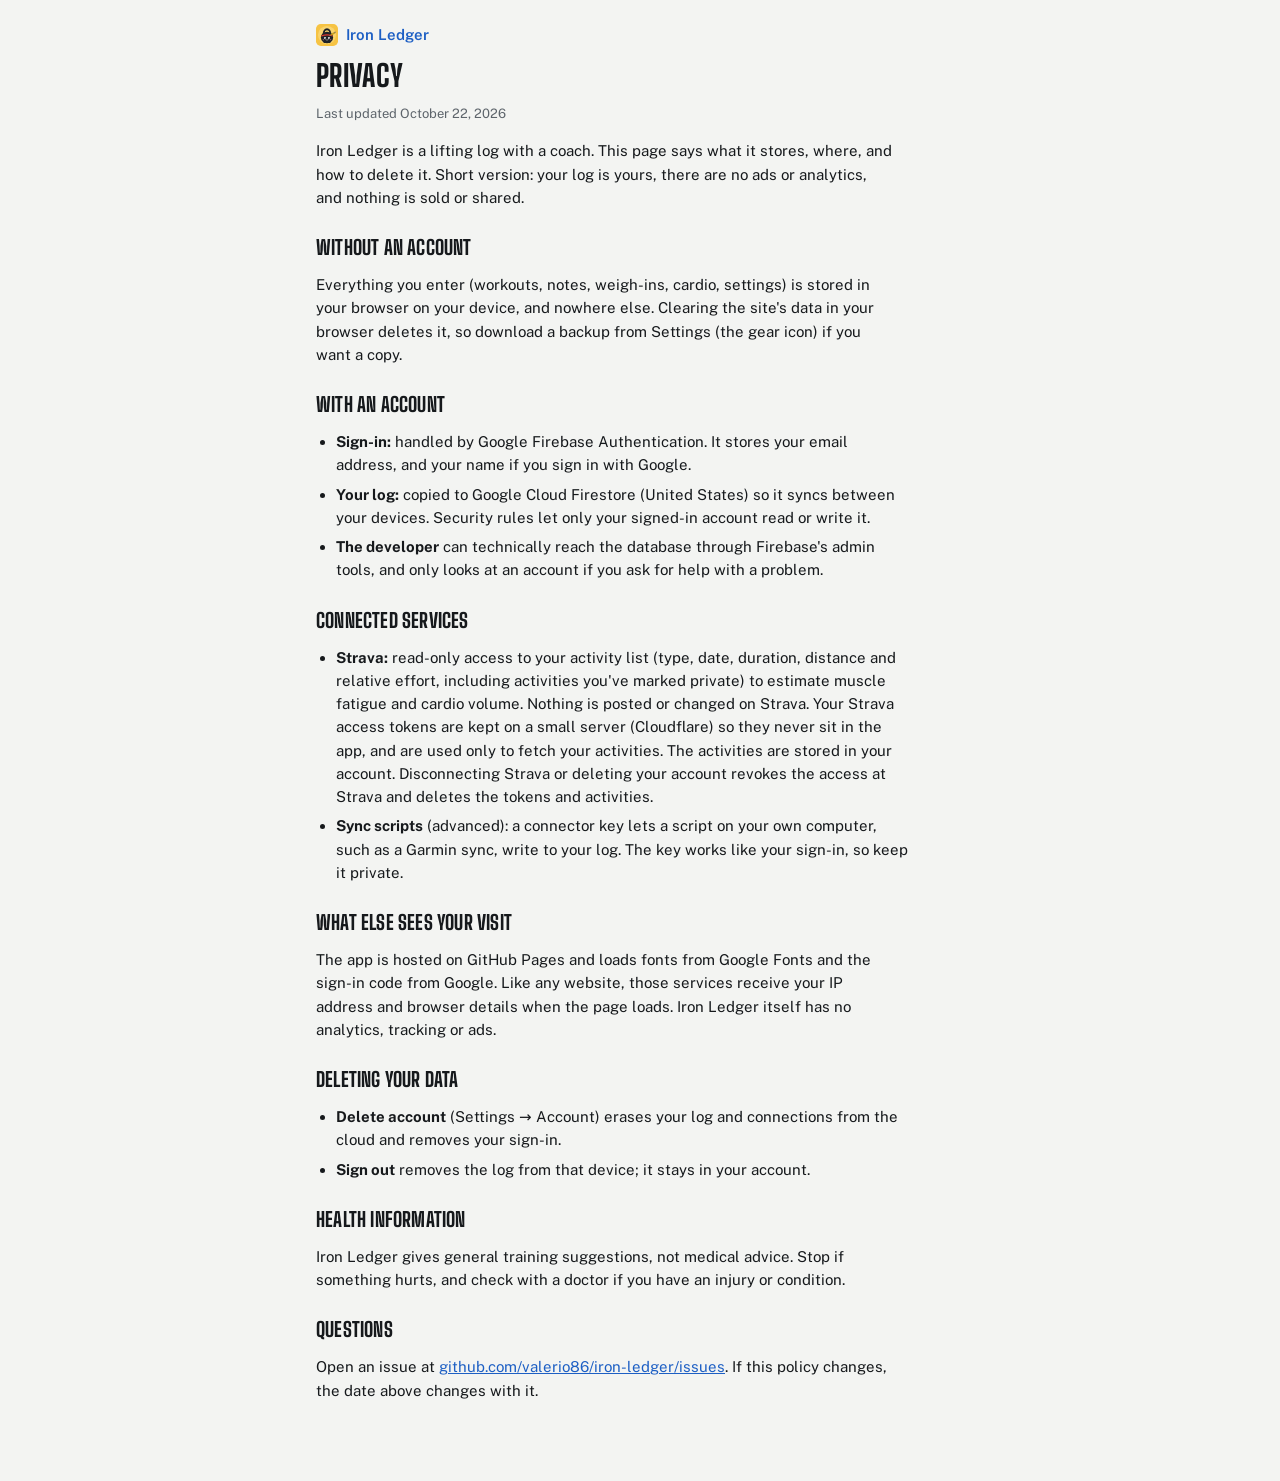
<file: privacy.html>
<!doctype html>
<html lang="en">
<head>
<meta charset="utf-8">
<meta name="viewport" content="width=device-width,initial-scale=1">
<title>Iron Ledger Privacy</title>
<meta name="description" content="What Iron Ledger stores, where, and how to delete it.">
<link rel="icon" href="icons/icon.svg" type="image/svg+xml">
<link rel="preconnect" href="https://fonts.googleapis.com">
<link rel="preconnect" href="https://fonts.gstatic.com" crossorigin>
<link rel="stylesheet" href="https://fonts.googleapis.com/css2?family=Big+Shoulders+Display:wght@600;800&family=Public+Sans:wght@400;500;600;700&family=IBM+Plex+Mono:wght@400;500&display=swap">
<link rel="stylesheet" href="src/styles.css">
<style>
body { margin: 0; }
.doc { max-width: 680px; margin: 0 auto; padding: 24px 16px 64px; }
.doc h1 { margin-top: 8px; }
.doc h2 { margin: 28px 0 8px; font-size: 20px; }
.doc p, .doc li { max-width: 64ch; line-height: 1.55; }
.doc ul { padding-left: 20px; display: grid; gap: 6px; }
.doc a { color: var(--accent); }
.back { display: inline-flex; align-items: center; gap: 8px; text-decoration: none; font-weight: 600; }
</style>
</head>
<body>
<main class="doc">
  <a class="back" href="./"><img src="icons/icon.svg" alt="" width="22" height="22">Iron Ledger</a>
  <h1>Privacy</h1>
  <p class="muted small">Last updated October 22, 2026</p>
  <p>Iron Ledger is a lifting log with a coach. This page says what it stores, where, and how to delete it. Short version: your log is yours, there are no ads or analytics, and nothing is sold or shared.</p>

  <h2>Without an account</h2>
  <p>Everything you enter (workouts, notes, weigh-ins, cardio, settings) is stored in your browser on your device, and nowhere else. Clearing the site's data in your browser deletes it, so download a backup from Settings (the gear icon) if you want a copy.</p>

  <h2>With an account</h2>
  <ul>
    <li><b>Sign-in:</b> handled by Google Firebase Authentication. It stores your email address, and your name if you sign in with Google.</li>
    <li><b>Your log:</b> copied to Google Cloud Firestore (United States) so it syncs between your devices. Security rules let only your signed-in account read or write it.</li>
    <li><b>The developer</b> can technically reach the database through Firebase's admin tools, and only looks at an account if you ask for help with a problem.</li>
  </ul>

  <h2>Connected services</h2>
  <ul>
    <li><b>Strava:</b> read-only access to your activity list (type, date, duration, distance and relative effort, including activities you've marked private) to estimate muscle fatigue and cardio volume. Nothing is posted or changed on Strava. Your Strava access tokens are kept on a small server (Cloudflare) so they never sit in the app, and are used only to fetch your activities. The activities are stored in your account. Disconnecting Strava or deleting your account revokes the access at Strava and deletes the tokens and activities.</li>
    <li><b>Sync scripts</b> (advanced): a connector key lets a script on your own computer, such as a Garmin sync, write to your log. The key works like your sign-in, so keep it private.</li>
  </ul>

  <h2>What else sees your visit</h2>
  <p>The app is hosted on GitHub Pages and loads fonts from Google Fonts and the sign-in code from Google. Like any website, those services receive your IP address and browser details when the page loads. Iron Ledger itself has no analytics, tracking or ads.</p>

  <h2>Deleting your data</h2>
  <ul>
    <li><b>Delete account</b> (Settings → Account) erases your log and connections from the cloud and removes your sign-in.</li>
    <li><b>Sign out</b> removes the log from that device; it stays in your account.</li>
  </ul>

  <h2>Health information</h2>
  <p>Iron Ledger gives general training suggestions, not medical advice. Stop if something hurts, and check with a doctor if you have an injury or condition.</p>

  <h2>Questions</h2>
  <p>Open an issue at <a href="https://github.com/valerio86/iron-ledger/issues">github.com/valerio86/iron-ledger/issues</a>. If this policy changes, the date above changes with it.</p>
</main>
</body>
</html>
</file>
<file: src/styles.css>
/* Layout: one phone-first column (max ~720px), sticky tab bar, cards only for the coach and logged exercises. */
:root {
  --bg: #f3f4f2;
  --surface: #ffffff;
  --sunk: #e7e9e6;
  --fg: #16191c;
  --muted: #5d646b;
  --line: #d5d9d6;
  --accent: #1d5fc4;       /* competition-plate blue */
  --accent-ink: #ffffff;
  --accent-soft: #dce7f8;
  --good: #1f7a46;  --good-soft: #dcefe3;
  --warn: #9a6400;  --warn-soft: #f6ead0;
  --bad:  #b3261e;  --bad-soft: #f7dcda;
  --font-display: "Big Shoulders Display", "Arial Narrow", Impact, sans-serif;
  --font-body: "Public Sans", system-ui, -apple-system, "Segoe UI", sans-serif;
  --font-data: "IBM Plex Mono", ui-monospace, Menlo, monospace;
  --r: 10px;
  /* Strength levels, beginner → elite: one-hue ordinal ramp (validated: monotone, ΔL ≥ .06, light end 2.1:1 on surface) */
  --lv0: #c3c8cc; --lv1: #86b6ef; --lv2: #5598e7; --lv3: #2a78d6; --lv4: #1c5cab; --lv5: #104281;
}
@media (prefers-color-scheme: dark) {
  :root:not([data-theme="light"]) {
    --bg: #111416; --surface: #1a1e21; --sunk: #23282c; --fg: #e9ecee; --muted: #9aa3aa; --line: #2e353a;
    --accent: #6fa3f2; --accent-ink: #0b1626; --accent-soft: #1c2c45;
    --good: #5cc98b; --good-soft: #17301f; --warn: #e2b04f; --warn-soft: #34290f; --bad: #f08a80; --bad-soft: #3a1a17;
    --lv0: #3f464b; --lv1: #184f95; --lv2: #256abf; --lv3: #3987e5; --lv4: #6da7ec; --lv5: #9ec5f4;
    color-scheme: dark;
  }
}
:root[data-theme="dark"] {
  --bg: #111416; --surface: #1a1e21; --sunk: #23282c; --fg: #e9ecee; --muted: #9aa3aa; --line: #2e353a;
  --accent: #6fa3f2; --accent-ink: #0b1626; --accent-soft: #1c2c45;
  --good: #5cc98b; --good-soft: #17301f; --warn: #e2b04f; --warn-soft: #34290f; --bad: #f08a80; --bad-soft: #3a1a17;
  --lv0: #3f464b; --lv1: #184f95; --lv2: #256abf; --lv3: #3987e5; --lv4: #6da7ec; --lv5: #9ec5f4;
  color-scheme: dark;
}
* { box-sizing: border-box; }
body { background: var(--bg); color: var(--fg); font-family: var(--font-body); font-size: 15px; line-height: 1.45; }
.wrap { max-width: 720px; margin: 0 auto; padding-inline: 16px; padding-block: 0 96px; }
h1, h2, h3 { font-family: var(--font-display); font-weight: 800; letter-spacing: .01em; text-wrap: balance; margin: 0; line-height: 1.05; }
h1 { font-size: 30px; text-transform: uppercase; }
h2 { font-size: 22px; text-transform: uppercase; }
h3 { font-size: 17px; text-transform: uppercase; }
.num, .mono { font-family: var(--font-data); font-variant-numeric: tabular-nums; }
.muted { color: var(--muted); }
.small { font-size: 13px; }
.label { font-size: 11px; text-transform: uppercase; letter-spacing: .08em; color: var(--muted); font-weight: 600; }
button, input, select { font: inherit; color: inherit; }
button { cursor: pointer; }
:focus-visible { outline: 2px solid var(--accent); outline-offset: 2px; }

/* Header */
header.top { display: flex; align-items: center; justify-content: space-between; gap: 12px; padding-block: 18px 10px; }
.brand { display: flex; align-items: baseline; gap: 10px; }
.brand .mark { align-self: center; flex: none; border-radius: 7px; }
.brand .plate { width: 22px; height: 22px; border-radius: 50%; background: var(--accent); box-shadow: inset 0 0 0 5px var(--accent), inset 0 0 0 7px var(--surface); align-self: center; flex: none; }
.unit-toggle { display: inline-flex; border: 1px solid var(--line); border-radius: 999px; overflow: hidden; }
.unit-toggle button { border: 0; background: transparent; padding: 4px 12px; font-family: var(--font-data); font-size: 13px; }
.unit-toggle button[aria-pressed="true"] { background: var(--fg); color: var(--bg); }

/* Tabs (bottom bar) */
nav.tabs { position: fixed; left: 0; right: 0; bottom: 0; z-index: 10; background: var(--surface); border-top: 1px solid var(--line); display: flex; justify-content: center; padding-bottom: env(safe-area-inset-bottom, 0px); }
nav.tabs .in { display: flex; width: 100%; max-width: 720px; }
nav.tabs button { flex: 1; border: 0; background: transparent; padding: 12px 4px 14px; font-family: var(--font-display); font-weight: 800; text-transform: uppercase; font-size: 16px; letter-spacing: .04em; color: var(--muted); border-top: 3px solid transparent; }
nav.tabs button[aria-selected="true"] { color: var(--fg); border-top-color: var(--accent); }

.banner { background: var(--warn-soft); color: var(--fg); border-radius: var(--r); padding: 10px 12px; font-size: 13px; margin-block: 4px 12px; }
.banner b { color: var(--warn); }

/* Day nav */
.daynav { display: flex; align-items: center; gap: 8px; margin-block: 6px 14px; }
.daynav .d { flex: 1; min-width: 0; }
.daynav .d .big { font-family: var(--font-display); font-weight: 800; font-size: 26px; text-transform: uppercase; }
.week { display: flex; align-items: stretch; gap: 2px; margin-bottom: 12px; }
.wa { width: 24px; flex: none; border: 0; background: transparent; color: var(--muted); font-size: 20px; padding: 0; }
.wds { flex: 1; min-width: 0; display: grid; grid-template-columns: repeat(7, 1fr); gap: 3px; }
.wd { display: grid; justify-items: center; gap: 2px; padding: 5px 0; border: 1px solid transparent; border-radius: 8px; background: transparent; color: var(--muted); min-width: 0; }
.wd.now { background: var(--sunk); color: var(--fg); }
.wd.sel { border-color: var(--accent); background: var(--accent-soft); color: var(--fg); }
.wl { font-size: 11px; font-weight: 600; }
.wn { font-size: 12px; }
.wdi { height: 24px; display: flex; flex-direction: column; align-items: center; justify-content: center; }
.wdi svg { width: 22px; height: 22px; fill: none; stroke: currentColor; stroke-width: 2; stroke-linecap: round; stroke-linejoin: round; }
.wdi.n2 svg { width: 13px; height: 12px; stroke-width: 2.6; }
.wdi svg.done.lift { stroke: var(--accent); stroke-width: 3.2; }
.wdi svg.done.cardio { stroke: var(--good); stroke-width: 3; }
.wdi.n2 svg.done { stroke-width: 3.6; }
.wdi svg.plan:not(.rest) { stroke-dasharray: 2.5 3; }
.wdi svg.rest { opacity: .45; width: 15px; height: 15px; }
.bm { display: grid; gap: 8px; border-top: 1px solid var(--line); padding-top: 10px; }
.bm svg { display: block; width: 100%; max-width: 300px; margin-inline: auto; }
.bm .legend { justify-content: center; }
.bmn { fill: var(--sunk); }
.bmr { stroke-width: .7; cursor: pointer; }
.bmr.fresh { fill: var(--good-soft); stroke: var(--good); }
.bmr.rec { fill: var(--warn-soft); stroke: var(--warn); stroke-width: 1.1; }
.bmr.fat { stroke: var(--bad); stroke-width: 1.1; }
.bmr.on { stroke: var(--fg); stroke-width: 1.8; }
.hb { fill: var(--bad-soft); } .hl { fill: var(--bad); }
.bmj { cursor: pointer; stroke-width: 1.4; }
.bmj.over { fill: var(--bad); stroke: var(--surface); }
.bmj.warnj { fill: var(--surface); stroke: var(--warn); stroke-width: 1.8; }
.bmt { fill: var(--muted); font-size: 8px; font-weight: 600; font-family: var(--font-body); }
.bs { display: inline-block; width: 11px; height: 11px; border-radius: 3px; margin-right: 5px; vertical-align: -1px; border: 1px solid; }
.bs.fresh { background: var(--good-soft); border-color: var(--good); }
.bs.rec { background: var(--warn-soft); border-color: var(--warn); }
.bs.fat { border-color: var(--bad); background: repeating-linear-gradient(45deg, var(--bad) 0 2px, var(--bad-soft) 2px 4px); }
.jchip { padding: 3px 10px; font-size: 12px; color: var(--warn); }
.jchip.over { color: var(--bad); }
.jchip .num { font-weight: 700; }
.iconbtn { width: 40px; height: 40px; border-radius: 50%; border: 1px solid var(--line); background: var(--surface); font-size: 18px; display: grid; place-items: center; flex: none; }
.pill { display: inline-flex; align-items: center; gap: 6px; border-radius: 999px; padding: 2px 10px; font-size: 12px; font-weight: 600; }
.pill.good { background: var(--good-soft); color: var(--good); }
.pill.warn { background: var(--warn-soft); color: var(--warn); }
.pill.bad { background: var(--bad-soft); color: var(--bad); }
.pill.neutral { background: var(--sunk); color: var(--muted); }

/* Coach */
.coach { background: var(--surface); border: 1px solid var(--line); border-radius: var(--r); padding: 14px; display: grid; gap: 10px; margin-bottom: 16px; }
.coach .head { display: flex; justify-content: space-between; align-items: baseline; gap: 8px; }
.msgs { display: grid; gap: 8px; }
.msg { display: grid; grid-template-columns: 22px 1fr; gap: 8px; align-items: start; font-size: 14px; }
.msg .ic { width: 22px; height: 22px; border-radius: 6px; display: grid; place-items: center; font-size: 12px; font-weight: 800; font-family: var(--font-data); }
.msg.bad .ic { background: var(--bad-soft); color: var(--bad); }
.msg.warn .ic { background: var(--warn-soft); color: var(--warn); }
.msg.good .ic { background: var(--good-soft); color: var(--good); }
.msg.info .ic { background: var(--accent-soft); color: var(--accent); }
.msg b { font-weight: 700; }
.notecard { display: grid; gap: 6px; margin-bottom: 12px; }
.notecard textarea { width: 100%; border: 1px solid var(--line); border-radius: 8px; padding: 8px 10px; background: var(--surface); resize: vertical; font-size: 15px; line-height: 1.4; }
.issues { display: flex; flex-wrap: wrap; gap: 6px; }
.issues .pill { gap: 4px; padding-right: 4px; }
.chipx { border: 0; background: transparent; color: inherit; font-size: 13px; font-weight: 700; padding: 0 4px; border-radius: 999px; }
.chipx.ok { font-size: 11px; background: var(--good-soft); color: var(--good); padding: 1px 6px; }
.swaps { display: flex; flex-wrap: wrap; align-items: center; gap: 6px; margin-top: 6px; }
.swaps .chipbtn { padding: 3px 10px; font-size: 12px; background: var(--surface); }
.today-plan { border-top: 1px solid var(--line); border-bottom: 1px solid var(--line); padding-block: 10px; display: grid; gap: 4px; }
.today-plan .label { display: flex; align-items: center; gap: 8px; }
.today-plan .pt { font-family: var(--font-display); font-weight: 800; font-size: 24px; text-transform: uppercase; line-height: 1.1; }
.today-plan .why { margin: 2px 0 4px; padding-left: 18px; font-size: 13px; color: var(--muted); }
.today-plan .suggest { margin-top: 4px; }
.adapt { background: var(--accent-soft); border-radius: 8px; padding: 8px 10px; }
.adapt ul { margin: 4px 0 0; padding-left: 18px; font-size: 13px; display: grid; gap: 2px; }
.eqmax { display: flex; justify-content: space-between; align-items: center; gap: 10px; font-size: 14px; padding: 6px 0; border-bottom: 1px solid var(--line); }
.ahead { display: grid; gap: 4px; margin-top: 8px; padding-top: 8px; border-top: 1px dashed var(--line); }
.ahead .ad { display: flex; align-items: center; gap: 8px; font-size: 13px; min-width: 0; }
.ahead .ad b { width: 32px; flex: none; }
.ahead .ad span:last-child { overflow: hidden; text-overflow: ellipsis; white-space: nowrap; color: var(--muted); }
.suggest { display: flex; flex-wrap: wrap; gap: 6px; }
.chipbtn { border: 1px solid var(--line); background: var(--bg); border-radius: 999px; padding: 6px 12px; font-size: 13px; font-weight: 600; }
.chipbtn:hover { border-color: var(--accent); }
.chipbtn.primary { background: var(--accent); color: var(--accent-ink); border-color: var(--accent); }

/* Readiness grid */
.ready { display: grid; grid-template-columns: repeat(auto-fill, minmax(104px, 1fr)); gap: 4px; }
.ready .m { border-radius: 6px; padding: 5px 8px; font-size: 12px; display: flex; justify-content: space-between; gap: 4px; background: var(--sunk); }
.ready .m span:last-child { font-family: var(--font-data); }
.ready .m.fresh { background: var(--good-soft); color: var(--good); }
.ready .m.rec { background: var(--warn-soft); color: var(--warn); }
.ready .m.fat { background: var(--bad-soft); color: var(--bad); }
details.fold > summary { cursor: pointer; list-style: none; font-size: 13px; color: var(--muted); font-weight: 600; }
details.fold > summary::-webkit-details-marker { display: none; }
details.fold > summary::before { content: "▸ "; }
details.fold[open] > summary::before { content: "▾ "; }

/* Entries */
.entries { display: grid; gap: 10px; }
.entry { background: var(--surface); border: 1px solid var(--line); border-radius: var(--r); padding: 12px; display: grid; gap: 10px; }
.entry.complete { border-color: var(--good); }
.entry .eh { display: flex; justify-content: space-between; align-items: start; gap: 8px; }
.entry .eh .nm { font-weight: 700; font-size: 16px; }
.entry .eh .sub { font-size: 12px; color: var(--muted); }
.entry .x { border: 0; background: transparent; color: var(--muted); font-size: 18px; line-height: 1; padding: 4px; }
.setrow { display: grid; grid-template-columns: 28px 1fr 1fr 44px; gap: 8px; align-items: center; }
.setrow .idx { font-family: var(--font-data); color: var(--muted); font-size: 13px; text-align: center; }
.stepper { display: flex; align-items: center; border: 1px solid var(--line); border-radius: 8px; overflow: hidden; background: var(--bg); min-width: 0; }
.stepper button { border: 0; background: transparent; width: 32px; height: 38px; font-size: 18px; color: var(--muted); flex: none; }
.stepper input { border: 0; background: transparent; width: 100%; min-width: 0; text-align: center; font-family: var(--font-data); font-size: 15px; padding: 0; height: 38px; }
.stepper .u { font-size: 11px; color: var(--muted); padding-right: 6px; font-family: var(--font-data); }
.check { width: 44px; height: 38px; border-radius: 8px; border: 2px solid var(--line); background: transparent; font-size: 18px; color: transparent; }
.check[aria-pressed="true"] { background: var(--good); border-color: var(--good); color: var(--surface); }
.entry .foot { display: flex; flex-wrap: wrap; align-items: center; justify-content: space-between; gap: 8px; }
.effort { display: inline-flex; border: 1px solid var(--line); border-radius: 8px; overflow: hidden; }
.effort button { border: 0; background: transparent; padding: 6px 10px; font-size: 12px; font-weight: 600; color: var(--muted); }
.effort button[aria-pressed="true"] { background: var(--fg); color: var(--bg); }
.linkbtn { border: 0; background: transparent; color: var(--accent); font-weight: 600; font-size: 13px; padding: 4px 0; }
.hint { font-size: 12px; border-radius: 6px; padding: 6px 8px; }
.hint.warn { background: var(--warn-soft); color: var(--warn); }
.hint.bad { background: var(--bad-soft); color: var(--bad); }
.hint.info { background: var(--accent-soft); color: var(--accent); }

.actions { display: flex; flex-wrap: wrap; gap: 8px; margin-top: 14px; }
.btn { border: 1px solid var(--line); background: var(--surface); border-radius: 8px; padding: 10px 14px; font-weight: 600; }
.btn.primary { background: var(--accent); border-color: var(--accent); color: var(--accent-ink); }
.btn.ghost { background: transparent; }
.btn:disabled { opacity: .5; cursor: default; }

.empty { border: 1.5px dashed var(--line); border-radius: var(--r); padding: 20px 16px; text-align: center; color: var(--muted); display: grid; gap: 8px; justify-items: center; }

/* Sheet */
.sheet-bg { position: fixed; inset: 0; background: rgb(0 0 0 / .4); z-index: 20; display: flex; align-items: flex-end; justify-content: center; }
.sheet { background: var(--surface); width: 100%; max-width: 720px; max-height: 86%; border-radius: 16px 16px 0 0; display: flex; flex-direction: column; padding-bottom: env(safe-area-inset-bottom, 0px); }
.sheet .sh { padding: 14px 16px 8px; display: grid; gap: 10px; border-bottom: 1px solid var(--line); }
.sheet .sb { overflow-y: auto; padding: 8px 16px 16px; }
.search { width: 100%; border: 1px solid var(--line); border-radius: 8px; padding: 10px 12px; background: var(--bg); }
.exrow { display: flex; justify-content: space-between; align-items: center; gap: 8px; padding: 10px 0; border-bottom: 1px solid var(--line); width: 100%; background: transparent; border-inline: 0; border-top: 0; text-align: left; }
.exrow .l { min-width: 0; }
.exrow .l div:first-child { font-weight: 600; }
.grouphdr { margin-top: 12px; }
.help { width: 22px; height: 22px; border-radius: 50%; border: 1.5px solid var(--accent); background: transparent; color: var(--accent); font-size: 12px; font-weight: 700; line-height: 1; padding: 0; display: inline-grid; place-items: center; vertical-align: 2px; flex: none; font-family: var(--font-body); }
.help:hover { background: var(--accent); color: var(--accent-ink); }
.exline { display: flex; align-items: center; gap: 10px; border-bottom: 1px solid var(--line); }
.exline .exrow { border-bottom: 0; flex: 1; min-width: 0; }
.routine-items { display: flex; flex-wrap: wrap; gap: 4px 12px; margin-top: 2px; }
.routine-items span { display: inline-flex; align-items: center; gap: 4px; }
.routine-items .help { width: 18px; height: 18px; font-size: 11px; }
#help .sheet-bg { z-index: 25; }
.sheet.guide h3 { margin: 14px 0 6px; font-size: 15px; color: var(--accent); }
.sheet.guide ul { margin: 0; padding-left: 20px; display: grid; gap: 4px; font-size: 14px; line-height: 1.5; max-width: 62ch; }
.sheet.guide ul.steps { list-style: decimal; }
.sheet.guide ul.mistakes li::marker { content: "✕  "; color: var(--bad); }
.sheet.guide ul.cues li::marker { content: "✓  "; color: var(--good); }
@media (min-width: 900px) { #help .sheet-bg { justify-content: flex-end; align-items: stretch; } #help .sheet { max-width: 440px; max-height: none; height: 100%; border-radius: 0; border-left: 1px solid var(--line); } }

/* Progress */
section.block { display: grid; gap: 10px; margin-block: 18px 26px; }
.statrow { display: grid; grid-template-columns: repeat(3, 1fr); gap: 8px; }
.stat { background: var(--surface); border: 1px solid var(--line); border-radius: var(--r); padding: 10px; min-width: 0; }
.stat .v { font-family: var(--font-data); font-size: 20px; font-weight: 500; }
.chart { background: var(--surface); border: 1px solid var(--line); border-radius: var(--r); padding: 8px; position: relative; }
.chart svg { display: block; width: 100%; height: auto; }
.chart text { fill: var(--muted); font-family: var(--font-data); font-size: 10px; }
.tip { position: absolute; pointer-events: none; background: var(--fg); color: var(--bg); font-size: 12px; border-radius: 6px; padding: 4px 8px; white-space: nowrap; font-family: var(--font-data); transform: translate(-50%, -110%); }
select.sel { border: 1px solid var(--line); border-radius: 8px; padding: 8px 10px; background: var(--surface); width: 100%; }
.bars { display: grid; gap: 6px; }
.bar { display: grid; grid-template-columns: 96px 1fr 44px; gap: 8px; align-items: center; font-size: 13px; }
.bar .track { position: relative; height: 14px; background: var(--sunk); border-radius: 4px; overflow: hidden; }
.bar .inrange, .mw .n.inrange { color: var(--good); font-weight: 600; }
.bar .band { position: absolute; top: 0; bottom: 0; background: var(--good-soft); border-inline: 1px dashed var(--good); }
.bar .fill { position: absolute; left: 0; top: 3px; bottom: 3px; background: var(--accent); border-radius: 0 3px 3px 0; }
.bar .fill.over { background: var(--bad); }
.bar .cfill { position: absolute; top: 3px; bottom: 3px; border-left: 2px solid var(--sunk); border-radius: 0 3px 3px 0;
  background: repeating-linear-gradient(135deg, var(--accent) 0 2px, var(--accent-soft) 2px 5px); }
.bar { grid-template-columns: 96px 1fr 64px; }
.bar .usual { position: absolute; top: -2px; bottom: -2px; width: 2px; margin-left: -1px; background: var(--fg); opacity: .6; border-radius: 1px; }
.bar .fill.warnf { background: var(--warn); }
.hot { color: var(--bad); font-weight: 700; }
.bar .v.hot { color: var(--bad); }
.sw.usual { width: 2px; height: 12px; background: var(--fg); opacity: .6; }
.bar .track { overflow: visible; }
.bar .cv { color: var(--muted); font-size: 11px; margin-left: 3px; }
.legend { display: flex; flex-wrap: wrap; gap: 6px 16px; color: var(--muted); }
.legend span { display: inline-flex; align-items: center; gap: 6px; }
.sw { display: inline-block; width: 14px; height: 8px; border-radius: 2px; }
.sw.lift { background: var(--accent); }
.sw.cardio { background: repeating-linear-gradient(135deg, var(--accent) 0 2px, var(--accent-soft) 2px 5px); }
.bar .v { font-family: var(--font-data); text-align: right; }
table.vt { border-collapse: collapse; width: 100%; font-size: 13px; }
table.vt th { text-align: right; font-size: 11px; text-transform: uppercase; letter-spacing: .06em; color: var(--muted); font-weight: 600; padding: 4px 6px; border-bottom: 1px solid var(--line); }
table.vt td { text-align: right; padding: 6px; border-bottom: 1px solid var(--line); font-family: var(--font-data); font-variant-numeric: tabular-nums; }
table.vt th:first-child, table.vt td:first-child { text-align: left; font-family: var(--font-body); }
.hist { display: grid; }
.hist button { display: flex; justify-content: space-between; gap: 10px; padding: 10px 0; border: 0; border-bottom: 1px solid var(--line); background: transparent; text-align: left; width: 100%; }
.hist button .l { min-width: 0; }
.seg { display: flex; border: 1px solid var(--line); border-radius: 999px; overflow: hidden; margin-top: 8px; background: var(--surface); }
.seg button { flex: 1; border: 0; background: transparent; padding: 8px 4px; font-family: var(--font-display); font-weight: 800; text-transform: uppercase; font-size: 15px; letter-spacing: .04em; color: var(--muted); }
.seg button[aria-pressed="true"] { background: var(--fg); color: var(--bg); }
.mw { display: grid; grid-template-columns: 88px repeat(8, minmax(0, 1fr)); gap: 3px; align-items: center; font-size: 12px; }
.mw .n { white-space: nowrap; overflow: hidden; text-overflow: ellipsis; }
.mw .h { font-family: var(--font-data); font-size: 10px; color: var(--muted); text-align: center; white-space: nowrap; }
.mw .c { font-family: var(--font-data); font-variant-numeric: tabular-nums; text-align: center; border-radius: 4px; padding: 3px 0; background: var(--sunk); color: var(--muted); }
.mw .c.ok { background: var(--good-soft); color: var(--good); }
.mw .c.lo { background: var(--warn-soft); color: var(--warn); }
.mw .c.hi { background: var(--bad-soft); color: var(--bad); font-weight: 600; }
.mw .c.na { background: transparent; }
.sw.ok { background: var(--good-soft); box-shadow: inset 0 0 0 1px var(--good); }
.sw.lo { background: var(--warn-soft); box-shadow: inset 0 0 0 1px var(--warn); }
.sw.hi { background: var(--bad-soft); box-shadow: inset 0 0 0 1px var(--bad); }
/* Deload weeks: targets and marks */
.bar .band.ghost { background: transparent; border-color: var(--muted); opacity: .45; }
.bar .fill.dlok { background: var(--good); }
.bar .dlt { position: absolute; top: -3px; bottom: -3px; width: 0; margin-left: -1px; border-left: 2px dashed var(--good); }
.sw.dlt { width: 0; height: 12px; border-left: 2px dashed var(--good); border-radius: 0; }
.mw .h.dl { color: var(--fg); font-weight: 600; }
.mw .c.dl { outline: 1px dashed var(--muted); outline-offset: -1px; }
.sw.dlw { background: color-mix(in srgb, var(--muted) 14%, transparent); outline: 1px dashed var(--muted); outline-offset: -1px; }
.chart .dlband { fill: var(--muted); opacity: .12; }
.chart circle.ghost { fill: var(--surface); stroke: var(--muted); stroke-width: 1.5; }
.chart circle.ghost.over { stroke: var(--warn); stroke-width: 2; }
.chart line.cap { stroke: var(--fg); stroke-width: 2; stroke-dasharray: 3 2; opacity: .65; }
.chart line.ref { stroke: var(--accent); stroke-width: 1.5; stroke-dasharray: 5 4; }
.chart text.reft { fill: var(--accent); font-size: 10px; }
.chart .dlbar { fill-opacity: .45; stroke: var(--accent); stroke-dasharray: 3 2; }
.sw.ghost { width: 8px; height: 8px; border-radius: 50%; background: var(--surface); box-shadow: inset 0 0 0 1.5px var(--muted); }
.sw.ref { width: 14px; height: 0; border-top: 2px dashed var(--accent); border-radius: 0; }
.sw.cap { width: 14px; height: 0; border-top: 2px dashed var(--fg); opacity: .65; border-radius: 0; }
/* Exercise ↔ muscle map */
.bp { position: relative; display: grid; grid-template-columns: minmax(0, 1.3fr) 48px minmax(0, 1fr); align-items: start; }
.bp svg.links { position: absolute; inset: 0; width: 100%; height: 100%; pointer-events: none; overflow: visible; }
.bp .col { display: grid; gap: 3px; position: relative; z-index: 1; min-width: 0; }
.bp .col.exs { grid-column: 1; }
.bp .col.mus { grid-column: 3; position: sticky; top: 8px; }
.bp .node { border: 1px solid var(--line); background: var(--surface); border-radius: 6px; padding: 4px 8px; font-size: 12px; text-align: left; display: flex; justify-content: space-between; align-items: center; gap: 6px; min-width: 0; }
.bp .node span:first-child { overflow: hidden; text-overflow: ellipsis; white-space: nowrap; }
.bp .node .k { font-family: var(--font-data); color: var(--muted); font-size: 11px; }
.bp .node.on { border-color: var(--accent); background: var(--accent-soft); color: var(--accent); font-weight: 600; }
.bp .node.lit { border-color: var(--accent); }
.bp .node.dim { opacity: .4; }
.bp .exn { display: flex; align-items: center; gap: 4px; min-width: 0; }
.bp .exn .node { flex: 1; }
.bp .exn .help { width: 18px; height: 18px; font-size: 11px; }
.bp .node .used { width: 6px; height: 6px; border-radius: 50%; background: var(--good); flex: none; }
.bp .glbl { font-size: 10px; text-transform: uppercase; letter-spacing: .08em; color: var(--muted); font-weight: 600; margin-top: 6px; }
.bpd { background: var(--surface); border: 1px solid var(--line); border-radius: var(--r); padding: 10px 12px; display: grid; gap: 6px; }
.bpd .eh { display: flex; align-items: center; gap: 8px; }
.bpd .eh b { flex: 1; min-width: 0; }
.bpd .x { border: 0; background: transparent; color: var(--muted); font-size: 18px; line-height: 1; padding: 4px; }

/* Library */
.list { display: grid; }
.list .row { display: flex; justify-content: space-between; align-items: center; gap: 10px; padding: 10px 0; border-bottom: 1px solid var(--line); }
.list .row .l { min-width: 0; }
form.custom { display: grid; gap: 10px; background: var(--surface); border: 1px solid var(--line); border-radius: var(--r); padding: 14px; }
form.custom input[type=text], form.custom select { width: 100%; border: 1px solid var(--line); border-radius: 8px; padding: 8px 10px; background: var(--bg); }
.mgrid { display: flex; flex-wrap: wrap; gap: 6px; }
.mgrid button { border: 1px solid var(--line); background: var(--bg); border-radius: 999px; padding: 4px 10px; font-size: 12px; }
.mgrid button[data-w="1"] { background: var(--accent); color: var(--accent-ink); border-color: var(--accent); }
.mgrid button[data-w="0.5"] { background: var(--accent-soft); color: var(--accent); border-color: var(--accent); }
.toast { position: fixed; left: 50%; bottom: calc(126px + env(safe-area-inset-bottom, 0px)); transform: translateX(-50%); background: var(--fg); color: var(--bg); padding: 8px 14px; border-radius: 8px; font-size: 13px; z-index: 30; }
@media (prefers-reduced-motion: no-preference) { .entry, .msg { transition: border-color .2s; } }

/* Today, by phase: plan → workout → done */
.btn.big { padding: 12px 18px; font-size: 16px; }
.plan-more { display: grid; gap: 8px; margin-top: 8px; }
.coach.mini { padding: 10px 14px; gap: 8px; margin-bottom: 12px; }
.coach.summary { border-color: var(--good); }
.coach.summary .pt { font-family: var(--font-display); font-weight: 800; font-size: 24px; text-transform: uppercase; line-height: 1.1; }
.coach.summary .ahead { margin-top: 0; }
.fuel { display: grid; gap: 4px; }
.setrow.done { min-height: 38px; }
.setrow.done .donetxt { grid-column: span 2; font-family: var(--font-data); font-size: 15px; color: var(--muted); }
.linkrow { display: flex; flex-wrap: wrap; gap: 16px; margin-top: 10px; }
.notecard:last-child { margin-top: 16px; }

/* Settings gear, routine editor */
.gear { color: var(--muted); }
.gear[aria-pressed="true"] { color: var(--accent-ink); background: var(--accent); border-color: var(--accent); }
.rowbtns { display: flex; align-items: center; gap: 12px; flex: none; }
.iconbtn.sm { width: 32px; height: 32px; font-size: 15px; }
.iconbtn:disabled { opacity: .35; }
.sb.re { display: grid; gap: 10px; }
.re-item { border: 1px solid var(--line); border-radius: var(--r); padding: 10px 12px; display: grid; gap: 8px; background: var(--surface); }
.re-top { display: flex; justify-content: space-between; align-items: center; gap: 8px; }
.re-top .rowbtns { gap: 6px; }
.re-nums { display: flex; flex-wrap: wrap; gap: 16px; }
.re-nums > div { display: grid; gap: 4px; }
.re-nums .stepper { width: auto; display: inline-flex; }
.re-nums .stepper .num { min-width: 28px; text-align: center; font-family: var(--font-data); }
.re-range { display: inline-flex; align-items: center; gap: 6px; font-size: 13px; color: var(--muted); }
.re-range input { width: 56px; height: 38px; border: 1px solid var(--line); border-radius: 8px; background: var(--bg); text-align: center; font-family: var(--font-data); font-size: 15px; }
.sheet .sf { display: flex; flex-wrap: wrap; gap: 8px; padding: 10px 16px 14px; border-top: 1px solid var(--line); }
.sheet .sf .btn { flex: 1; }

/* Last-time line, first-run tips, week summary */
.ftip { display: grid; grid-template-columns: 1fr auto; gap: 10px; align-items: start; background: var(--accent-soft); color: var(--fg); border-radius: var(--r); padding: 10px 12px; font-size: 14px; line-height: 1.45; margin-bottom: 12px; }
.ftip .linkbtn { white-space: nowrap; }
.weeksum { display: grid; gap: 10px; margin-top: 8px; }
.wmeters { display: grid; grid-template-columns: repeat(3, 1fr); gap: 8px; }
.wm { border: 1px solid var(--line); border-radius: 8px; padding: 8px 10px; display: grid; gap: 4px; background: var(--surface); }
.wm .num { font-family: var(--font-data); font-size: 14px; color: var(--muted); }
.wm .num b { color: var(--fg); font-size: 18px; }
.wbar { height: 4px; border-radius: 2px; background: var(--sunk); overflow: hidden; }
.wbar i { display: block; height: 100%; background: var(--accent); }

/* Readiness ring */
.rring { display: flex; align-items: center; gap: 12px; }
.rring svg { width: 58px; height: 58px; flex: none; }
.rring circle { fill: none; stroke-width: 5; }
.rring .rt { stroke: var(--sunk); }
.rring .rv { stroke-linecap: round; }
.rv.good { stroke: var(--good); } .rv.warn { stroke: var(--warn); } .rv.bad { stroke: var(--bad); }
.rring text { fill: var(--fg); font-family: var(--font-data); font-size: 13px; font-weight: 600; }
.rmarks { flex: 1; min-width: 0; display: flex; flex-wrap: wrap; gap: 2px 14px; font-size: 13px; color: var(--muted); }
.rmarks > b { flex-basis: 100%; }
.rmarks > b.good { color: var(--good); } .rmarks > b.warn { color: var(--warn); } .rmarks > b.bad { color: var(--bad); }
.rmarks span.warn { color: var(--warn); }
.rmarks span b { color: var(--fg); font-weight: 600; }
/* Fuel */
.fuelrow { display: flex; align-items: center; gap: 6px; font-size: 14px; }
.fuelrow svg { width: 16px; height: 16px; flex: none; fill: none; stroke: var(--warn); stroke-width: 2; stroke-linejoin: round; }
/* Workout */
.upchip { color: var(--accent); background: var(--accent-soft); border-color: transparent; font-weight: 700; padding: 4px 12px; }
details.fold.info > summary::before { content: none; }
details.fold.info > summary { font-size: 15px; display: inline-block; padding: 2px 4px; }
/* Progress */
.hero { display: grid; gap: 2px; margin-top: 4px; }
.herov { display: flex; flex-wrap: wrap; align-items: baseline; gap: 2px 4px; }
.herov .big { font-size: 38px; font-weight: 500; line-height: 1.1; }
.trend { margin-left: 10px; font-size: 16px; }
.trend.up b { color: var(--good); } .trend.down b { color: var(--warn); }

/* Strength levels: a row per muscle or movement (name and level, then a full-width track). Five zones on the track,
   below beginner → advanced; a full bar is elite. The bar's length is the level, its colour the zone it reached */
.lvseg { margin: 0 0 8px; }
.lvs { display: grid; gap: 2px; margin: 4px 0 2px; }
.lvrow { display: grid; grid-template-columns: 1fr auto; grid-template-areas: "n l" "t t"; row-gap: 4px; align-items: baseline; width: 100%; padding: 5px 6px; margin: 0 -6px; width: calc(100% + 12px); border: 0; border-radius: 6px; background: none; color: inherit; font: inherit; text-align: left; cursor: pointer; }
.lvrow:hover, .lvrow.on { background: var(--sunk); }
.lvrow .lvn { grid-area: n; font-weight: 600; font-size: 13px; }
.lvrow .lvl { grid-area: l; font-size: 12px; }
.lvrow .lvt { grid-area: t; }
.lvrow.lag .lvn, .lvrow.lag .lvl { color: var(--warn); }
.lvrow.none { cursor: default; }
.lvrow.none .lvl { color: var(--muted); }
.lvt { position: relative; height: 10px; display: grid; grid-template-columns: repeat(5, 1fr); gap: 2px; }
.lvt > i { background: var(--sunk); border-radius: 2px; }
.lvrow:hover .lvt > i, .lvrow.on .lvt > i { background: var(--surface); }
.lvt > b { position: absolute; left: 0; top: 1px; bottom: 1px; border-radius: 0 4px 4px 0; box-shadow: 0 0 0 2px var(--surface); }
.lvt > b.l0 { background: var(--lv0); } .lvt > b.l1 { background: var(--lv1); } .lvt > b.l2 { background: var(--lv2); } .lvt > b.l3 { background: var(--lv3); } .lvt > b.l4 { background: var(--lv4); } .lvt > b.l5 { background: var(--lv5); }
.lvticks { position: relative; height: 14px; font-size: 11px; color: var(--muted); }
.lvticks span { position: absolute; transform: translateX(-50%); white-space: nowrap; }
.lvticks span:last-child { transform: translateX(-100%); }
.lvkey { display: flex; flex-wrap: wrap; gap: 4px 12px; font-size: 12px; color: var(--muted); margin: 2px 0 8px; }
.lvkey i { display: inline-block; width: 12px; height: 8px; border-radius: 2px; margin-right: 4px; vertical-align: 0; }
.srcs { padding-left: 18px; }
.srcs a { color: var(--accent); }
.yearin { width: 76px; text-align: center; font: 15px var(--font-data); color: var(--fg); border: 1px solid var(--line); border-radius: 8px; padding: 7px 8px; background: var(--bg); }

/* Exercise preferences: swap sheet, picks, skip marks */
.swaprow { display: flex; justify-content: space-between; align-items: center; gap: 8px; padding: 10px 0; border-bottom: 1px solid var(--line); }
.swaprow .l { min-width: 0; }
.swaprow .l > div:first-child { font-weight: 600; }
.swaprow .rowbtns { gap: 6px; }
.swaprow .chipbtn { padding: 4px 10px; font-size: 12px; }
.entry .eh .rowbtns { gap: 10px; }
.prefrow { display: flex; flex-wrap: wrap; align-items: center; gap: 8px; margin-top: 8px; }
.skipnote { display: block; width: 100%; box-sizing: border-box; margin-top: 6px; font-size: 13px; padding: 6px 8px; }
.picks { display: grid; gap: 2px; margin: 6px 0 4px; }
.pickrow { display: flex; align-items: center; gap: 8px; padding: 2px 0; }
.pickrow .num { width: 18px; text-align: right; font-size: 13px; }
.pickrow .nm { flex: 1; min-width: 0; font-size: 14px; }
.pickrow.off .nm { color: var(--muted); }
.pickrow .rowbtns { gap: 4px; }
.pm { font-style: normal; font-size: 11px; margin-left: 4px; flex: none; }
.pm.fav { color: var(--bad); }
.pm.cycle, .pm.never { color: var(--muted); }
.bp .node.skipped span { color: var(--muted); text-decoration: line-through; text-decoration-color: color-mix(in srgb, var(--muted) 50%, transparent); }
.blockrows { display: grid; gap: 6px; margin-top: 8px; }
.blockrows > div { display: flex; flex-wrap: wrap; align-items: center; gap: 6px; }
.blockrows .chipbtn { padding: 3px 10px; font-size: 12px; background: var(--surface); }
.row .l:has(.skipnote) { flex: 1; min-width: 0; }
.planex { display: grid; gap: 0; margin-top: 8px; border-top: 1px solid var(--line); }
.pxrow { display: flex; align-items: center; gap: 10px; padding: 4px 0; border-bottom: 1px solid var(--line); }
.pxrow .nm { flex: 1; min-width: 0; font-size: 14px; }
.pxrow .linkbtn { padding: 4px 6px; font-size: 15px; }

/* ---------- Today / Week / Progress + Setup ---------- */
.chev { color: var(--muted); font-size: 18px; line-height: 1; flex: none; }
.backlink { border: 0; background: transparent; color: var(--accent); font-weight: 700; font-size: 15px; padding: 8px 0; }
.weekline { display: flex; justify-content: space-between; align-items: center; gap: 8px; width: 100%; border: 0; background: transparent; padding: 0 4px 12px; font-size: 13px; color: var(--muted); text-align: left; }
.weekline b { color: var(--fg); font-weight: 600; }
/* Your body in one row */
.bstrip { display: flex; align-items: center; gap: 10px; width: 100%; text-align: left; background: var(--surface); border: 1px solid var(--line); border-radius: var(--r); padding: 10px 12px; margin-bottom: 12px; color: inherit; }
.ring circle { fill: none; stroke-width: 5; }
.ring .rt { stroke: var(--sunk); }
.ring .rv { stroke-linecap: round; }
.ring text { fill: var(--fg); font-family: var(--font-data); font-size: 13px; font-weight: 600; }
.bstrip .ring { width: 50px; height: 50px; flex: none; }
.bfig { width: 64px; flex: none; }
.bfig svg { display: block; width: 100%; }
svg.still .bmr, svg.still .bmj { cursor: inherit; }
.bt { flex: 1; min-width: 0; display: grid; gap: 2px; font-size: 14px; }
.bt .good { color: var(--good); } .bt .warn { color: var(--warn); } .bt .bad { color: var(--bad); }
.bchips { display: flex; flex-wrap: wrap; gap: 4px; }
.bchips .jchip { padding: 1px 8px; font-size: 11px; background: transparent; }
.bchips .pill { font-size: 11px; padding: 1px 8px; }
.bnote { overflow: hidden; text-overflow: ellipsis; white-space: nowrap; }
.blink { color: var(--accent); font-weight: 600; }
.bodysheet { display: grid; gap: 14px; padding-top: 8px; }
.bodysheet .bm { border-top: 0; padding-top: 0; }
.bodysheet .notecard { margin: 0; }
/* The week's sets on the body: blue for amount, so it can't be read as Today's freshness map */
.bmr.wok { fill: var(--accent-soft); stroke: var(--accent); }
.bmr.wlo { stroke: var(--accent); stroke-width: 1; stroke-dasharray: 2 1.5; }
.bmr.whi { stroke: var(--warn); stroke-width: 1.3; }
.bmr.wnone { fill: var(--sunk); stroke: var(--line); }
.db { fill: var(--surface); } .dd { fill: var(--accent); }
.ob { fill: var(--warn-soft); } .ol { fill: var(--warn); }
.bs.wok { background: var(--accent-soft); border-color: var(--accent); }
.bs.wlo { border-color: var(--accent); border-style: dashed; background: radial-gradient(var(--accent) 1px, var(--surface) 1.4px) 0 0 / 4px 4px; }
.bs.whi { border-color: var(--warn); background: repeating-linear-gradient(45deg, var(--warn) 0 2px, var(--warn-soft) 2px 4px); }
.wkmap { border-top: 0; padding-top: 0; }
.wkverdict { text-align: center; font-size: 14px; }
.warnt { color: var(--warn); font-weight: 600; }
.foldbody section.block { margin-block: 14px 4px; }
/* Plan card */
details.fold.whyfold > summary { font-weight: 400; color: var(--fg); font-size: 13px; padding-block: 2px; }
details.fold.whyfold > summary::before { content: none; }
.whyl { color: var(--accent); font-weight: 600; white-space: nowrap; }
.today-plan .startrow { margin-top: 10px; }
.startrow .btn.big { flex: 1; white-space: nowrap; }
.pxrow.addon { width: 100%; background: transparent; border: 0; border-bottom: 1px solid var(--line); text-align: left; color: inherit; min-height: 34px; }
.planex.solo { margin-top: 10px; }
.coach.ask { border-color: var(--accent); }
/* Workout: every exercise is a line; the ones you're on are open */
.entry.line { padding: 0; gap: 0; }
.eline { display: flex; justify-content: space-between; align-items: center; gap: 10px; width: 100%; min-height: 48px; padding: 8px 12px; border: 0; background: transparent; text-align: left; color: inherit; }
.eline .nm { font-weight: 600; min-width: 0; }
.eline .num { flex: none; text-align: right; }
.dots { letter-spacing: 2px; color: var(--accent); }
.tick { color: var(--good); font-weight: 700; }
.entry.line .foot { padding: 0 12px 10px; }
.exname { display: grid; gap: 1px; text-align: left; border: 0; background: transparent; padding: 0; color: inherit; min-width: 0; flex: 1; }
.exname .nm { font-weight: 700; font-size: 16px; }
.exname .sub { font-size: 12px; color: var(--muted); }
.entry .eh .rowbtns { display: flex; align-items: center; gap: 10px; flex: none; }
.exmenu { display: flex; flex-wrap: wrap; gap: 4px 20px; padding-bottom: 6px; border-bottom: 1px solid var(--line); }
.linkbtn.danger { color: var(--bad); }
.setrow.later { min-height: 38px; }
.setline { grid-column: span 2; text-align: left; border: 1px dashed var(--line); border-radius: 8px; background: transparent; height: 38px; padding: 0 12px; font-family: var(--font-data); font-size: 15px; color: var(--fg); }
.hint.target { line-height: 1.5; }
.hint.target .chipbtn { padding: 2px 10px; font-size: 12px; background: var(--surface); margin-left: 4px; }
.hint.target .linkbtn { margin-left: 4px; padding: 0; }
.pin { position: sticky; bottom: calc(53px + env(safe-area-inset-bottom, 0px)); z-index: 5; display: flex; align-items: center; gap: 8px; margin: 14px -16px 0; padding: 10px 16px; background: var(--bg); border-top: 1px solid var(--line); }
.pin .pn { flex: 1; min-width: 0; font-size: 13px; color: var(--muted); }
.pin .pn b { color: var(--fg); font-size: 16px; }
/* Week */
section.block.wktop { margin-top: 0; }
.daylist { display: grid; }
.dayrow { display: grid; grid-template-columns: 56px 30px 1fr auto; align-items: center; gap: 8px; width: 100%; min-height: 46px; padding: 6px 4px; border: 0; border-bottom: 1px solid var(--line); background: transparent; text-align: left; color: inherit; font-size: 14px; }
.dayrow.now { background: var(--surface); }
.dayrow .dd .num { color: var(--muted); font-family: var(--font-data); }
.dayrow .wdi { display: grid; justify-items: center; gap: 1px; }
.dayrow .dt { min-width: 0; }
.daysep { padding: 12px 4px 4px; }
.wnotes { display: grid; gap: 10px; }
.wnote { display: grid; grid-template-columns: 1fr auto; gap: 10px; align-items: start; }
/* Progress */
.pcard { display: grid; gap: 8px; width: 100%; text-align: left; background: var(--surface); border: 1px solid var(--line); border-radius: var(--r); padding: 14px; margin-bottom: 12px; color: inherit; }
.pcard .ph { display: flex; justify-content: space-between; align-items: center; }
.pcard .pt { font-family: var(--font-display); font-weight: 800; font-size: 22px; text-transform: uppercase; line-height: 1.1; }
.pcard .pv { font-size: 15px; }
.plifts { display: grid; gap: 4px; }
.plift { display: grid; grid-template-columns: 1fr 96px 56px; align-items: center; gap: 10px; font-size: 14px; }
.plift .nm { min-width: 0; overflow: hidden; text-overflow: ellipsis; white-space: nowrap; }
.plift > :last-child { text-align: right; }
.spark { width: 96px; height: 28px; display: block; }
.spark path { fill: none; stroke: var(--accent); stroke-width: 2; stroke-linejoin: round; stroke-linecap: round; }
.spark circle { fill: var(--accent); }
.spark.bars rect { fill: var(--accent-soft); }
.spark.bars rect.now { fill: var(--accent); }
.lifts { display: grid; }
.liftrow { display: grid; grid-template-columns: 1fr 96px 52px 12px; align-items: center; gap: 10px; width: 100%; padding: 10px 0; border: 0; border-bottom: 1px solid var(--line); background: transparent; text-align: left; color: inherit; }
.liftrow .l { display: grid; min-width: 0; }
.liftrow .tr { text-align: right; }
.exspark .spark { width: 100%; max-width: 300px; height: 56px; }
/* Setup */
.list .row.nav { width: 100%; border: 0; border-bottom: 1px solid var(--line); background: transparent; text-align: left; color: inherit; font: inherit; min-height: 54px; }
.row.nav .l { display: grid; gap: 1px; min-width: 0; }
.exrow .chev { padding-left: 8px; }
.list .row > .unit-toggle, .list .row > .stepper, .list .row > .pill { flex: none; }

/* Plates per side and the warm-up ramp */
.plates { display: flex; align-items: center; flex-wrap: wrap; gap: 4px 6px; padding: 2px 0 4px 36px; }
.plates.warn { color: var(--warn); }
.plates .chipbtn { padding: 2px 10px; font-size: 12px; }
.pbar { display: inline-flex; align-items: center; gap: 2px; margin-right: 4px; padding-left: 6px; border-left: 3px solid var(--muted); height: 28px; }
.pbar i { display: block; width: 6px; border-radius: 2px; background: var(--fg); }
.wu { display: flex; align-items: center; flex-wrap: wrap; gap: 6px; }
.wuchip { display: grid; justify-items: center; gap: 0; border: 1px dashed var(--line); background: var(--bg); border-radius: 8px; padding: 4px 10px; font-size: 13px; color: var(--fg); }
.wuchip span { font-size: 11px; color: var(--muted); }
.wuchip.done { border-style: solid; opacity: .5; text-decoration: line-through; }
.plategrid { display: grid; grid-template-columns: repeat(auto-fill, minmax(140px, 1fr)); gap: 6px 12px; margin-top: 6px; }
.plategrid .pg { display: flex; justify-content: space-between; align-items: center; gap: 8px; font-size: 14px; }
.row .seg { flex: none; }
.row .seg button { padding: 6px 12px; }
.plategrid .pg > span:first-child { white-space: nowrap; }
.plateadd { display: flex; gap: 8px; align-items: center; margin-top: 8px; }
.eqbar { display: grid; gap: 4px; padding: 8px 0; border-bottom: 1px solid var(--line); font-size: 14px; }
.eqins { display: flex; gap: 12px; flex-wrap: wrap; }
.eqin { display: flex; align-items: center; gap: 6px; }
</file>
